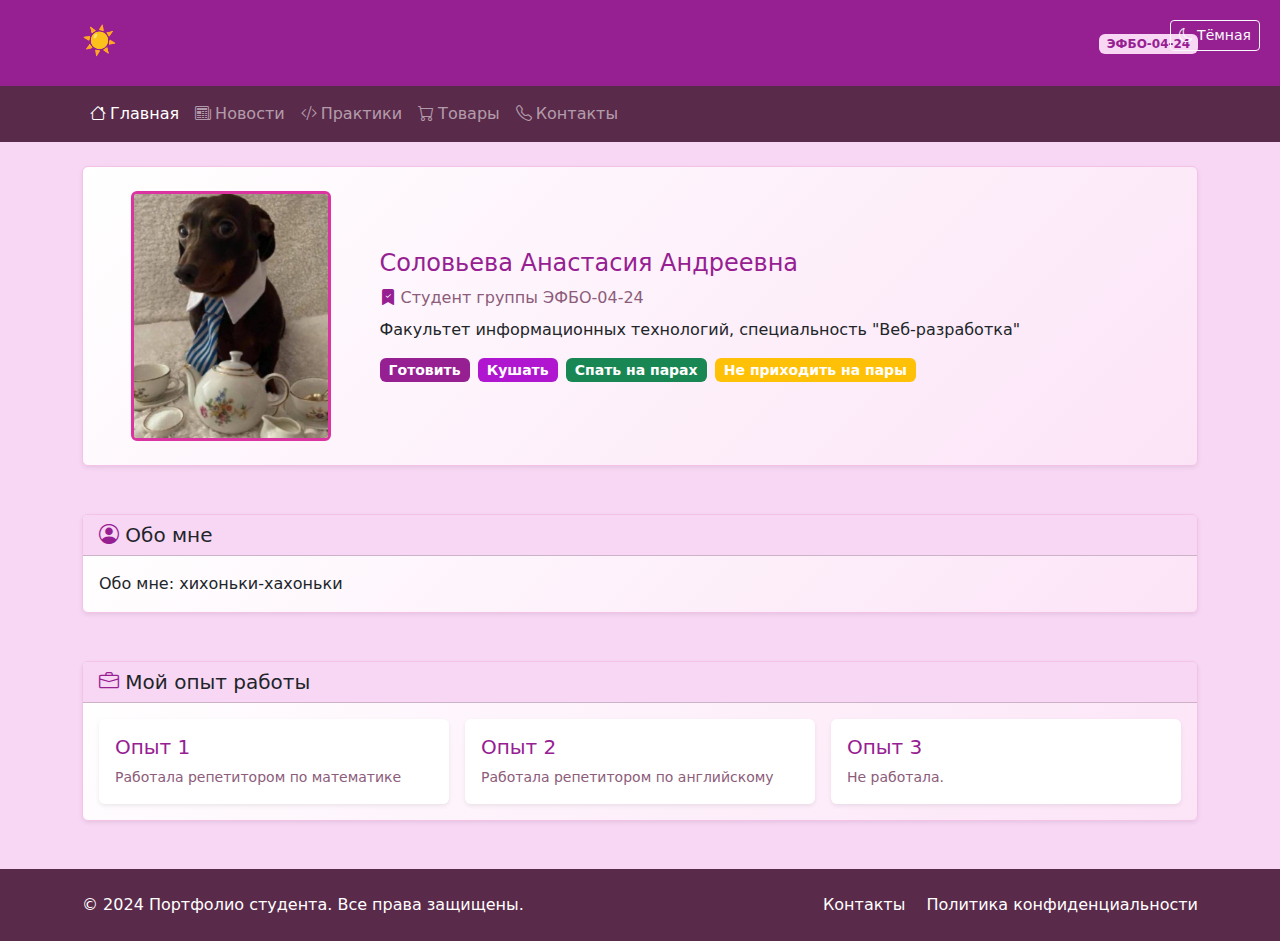
<file: index.html>
<!DOCTYPE html>
<html lang="ru">
<head>
    <meta charset="UTF-8">
    <meta name="viewport" content="width=device-width, initial-scale=1.0">
    <title>Главная - Портфолио</title>
    <link href="https://cdn.jsdelivr.net/npm/bootstrap@5.3.2/dist/css/bootstrap.min.css" rel="stylesheet">
    <link rel="stylesheet" href="https://cdn.jsdelivr.net/npm/bootstrap-icons@1.11.1/font/bootstrap-icons.css">
    <style>
        :root {
            --bs-primary: #962092;
            --bs-secondary: #b015cf;
            --bs-accent: #db34a1;
            --bs-light: #f8d7f5;
            --bs-dark: #5a2a4a;
        }
        
        .bg-primary { background-color: var(--bs-primary) !important; }
        .bg-secondary { background-color: var(--bs-secondary) !important; }
        .bg-light { background-color: var(--bs-light) !important; }
        .bg-dark { background-color: var(--bs-dark) !important; }
        
        .text-primary { color: var(--bs-primary) !important; }
        .text-secondary { color: var(--bs-secondary) !important; }
        
        .btn-primary { 
            background-color: var(--bs-primary) !important;
            border-color: var(--bs-primary) !important;
        }
        .btn-primary:hover {
            background-color: #7a1a76 !important;
            border-color: #7a1a76 !important;
        }
        
        .btn-secondary { 
            background-color: var(--bs-secondary) !important;
            border-color: var(--bs-secondary) !important;
        }
        .btn-secondary:hover {
            background-color: #8d11a3 !important;
            border-color: #8d11a3 !important;
        }
        
        .navbar-dark { background-color: var(--bs-dark) !important; }
        
        .profile-photo {
            width: 200px;
            height: 250px;
            object-fit: cover;
            border: 3px solid var(--bs-accent);
        }
        
        .skill-tag {
            font-size: 14px;
        }
        
        .custom-card {
            transition: transform 0.3s ease;
            border-left: 4px solid var(--bs-accent);
            background: linear-gradient(135deg, #ffffff 0%, #fce4f7 100%);
        }
        
        .custom-card:hover {
            transform: translateY(-5px);
        }
        
        .theme-switcher-bootstrap {
            position: absolute;
            top: 20px;
            right: 20px;
            z-index: 1000;
        }
        
        body {
            background-color: var(--bs-light);
            color: var(--bs-dark);
        }
        
        .card {
            border: 1px solid #f4c2e7;
        }
        
        .text-muted {
            color: #8c5c7a !important;
        }
    </style>
</head>
<body class="bg-light">
    <div class="container-fluid p-0">
        <header class="bg-primary text-white py-4 position-relative">
            <div class="container">
                <div class="row align-items-center">
                    <div class="col">
                        <h1 class="h3 mb-1">☀️</h1>
                    </div>
                    <div class="col-auto">
                        <span class="badge bg-light text-primary">ЭФБО-04-24</span>
                    </div>
                </div>
            </div>
            <div class="theme-switcher-bootstrap">
                <button class="btn btn-outline-light btn-sm" onclick="toggleThemeBootstrap()">
                    <i class="bi bi-moon"></i> Тёмная
                </button>
            </div>
        </header>

        <nav class="navbar navbar-expand-lg navbar-dark bg-dark">
            <div class="container">
                <button class="navbar-toggler" type="button" data-bs-toggle="collapse" data-bs-target="#navbarNav">
                    <span class="navbar-toggler-icon"></span>
                </button>
                <div class="collapse navbar-collapse" id="navbarNav">
                    <ul class="navbar-nav">
                        <li class="nav-item">
                            <a class="nav-link active" href="index.html">
                                <i class="bi bi-house me-1"></i>Главная
                            </a>
                        </li>
                        <li class="nav-item">
                            <a class="nav-link" href="pages/news.html">
                                <i class="bi bi-newspaper me-1"></i>Новости
                            </a>
                        </li>
                        <li class="nav-item">
                            <a class="nav-link" href="pages/practice.html">
                                <i class="bi bi-code-slash me-1"></i>Практики
                            </a>
                        </li>
                        <li class="nav-item">
                            <a class="nav-link" href="pages/goods.html">
                                <i class="bi bi-cart me-1"></i>Товары
                            </a>
                        </li>
                        <li class="nav-item">
                            <a class="nav-link" href="pages/contacts.html">
                                <i class="bi bi-telephone me-1"></i>Контакты
                            </a>
                        </li>
                    </ul>
                </div>
            </div>
        </nav>

        <main class="container my-4">
            <section class="mb-5">
                <div class="card shadow-sm custom-card">
                    <div class="card-body p-4">
                        <div class="row align-items-center">
                            <div class="col-md-3 text-center mb-3 mb-md-0">
                                <img src="images/photo.jpg" alt="Фото студента" class="img-fluid rounded profile-photo">
                            </div>
                            <div class="col-md-9">
                                <h2 class="card-title h4 text-primary">Соловьева Анастасия Андреевна</h2>
                                <p class="card-text text-muted mb-2">
                                    <i class="bi bi-bookmark-check-fill text-primary"></i>
                                    Студент группы ЭФБО-04-24
                                </p>
                                <p class="card-text">
                                    Факультет информационных технологий, специальность "Веб-разработка"
                                </p>
                                <div class="d-flex gap-2 flex-wrap">
                                    <span class="badge bg-primary skill-tag">Готовить</span>
                                    <span class="badge bg-secondary skill-tag">Кушать</span>
                                    <span class="badge bg-success skill-tag">Спать на парах</span>
                                    <span class="badge bg-warning skill-tag">Не приходить на пары</span>
                                </div>
                            </div>
                        </div>
                    </div>
                </div>
            </section>

            <section class="mb-5">
                <div class="card shadow-sm custom-card">
                    <div class="card-header bg-light">
                        <h3 class="card-title h5 mb-0">
                            <i class="bi bi-person-circle text-primary"></i>
                            Обо мне
                        </h3>
                    </div>
                    <div class="card-body">
                        <p class="card-text">
                            Обо мне: хихоньки-хахоньки
                        </p>
                    </div>
                </div>
            </section>

            <section class="mb-5">
                <div class="card shadow-sm custom-card">
                    <div class="card-header bg-light">
                        <h3 class="card-title h5 mb-0">
                            <i class="bi bi-briefcase text-primary"></i>
                            Мой опыт работы
                        </h3>
                    </div>
                    <div class="card-body">
                        <div class="row g-3">
                            <div class="col-md-4">
                                <div class="card h-100 border-0 shadow-sm">
                                    <div class="card-body">
                                        <h5 class="card-title text-primary">Опыт 1</h5>
                                        <p class="card-text small text-muted">
                                            Работала репетитором по математике
                                        </p>
                                    </div>
                                </div>
                            </div>
                            <div class="col-md-4">
                                <div class="card h-100 border-0 shadow-sm">
                                    <div class="card-body">
                                        <h5 class="card-title text-primary">Опыт 2</h5>
                                        <p class="card-text small text-muted">
                                            Работала репетитором по английскому
                                        </p>
                                    </div>
                                </div>
                            </div>
                            <div class="col-md-4">
                                <div class="card h-100 border-0 shadow-sm">
                                    <div class="card-body">
                                        <h5 class="card-title text-primary">Опыт 3</h5>
                                        <p class="card-text small text-muted">
                                            Не работала.
                                        </p>
                                    </div>
                                </div>
                            </div>
                        </div>
                    </div>
                </div>
            </section>
        </main>

        <footer class="bg-dark text-white py-4 mt-5">
            <div class="container">
                <div class="row align-items-center">
                    <div class="col-md-6">
                        <p class="mb-0">&copy; 2024 Портфолио студента. Все права защищены.</p>
                    </div>
                    <div class="col-md-6 text-md-end">
                        <a href="pages/contacts_bootstrap.html" class="text-white text-decoration-none me-3">Контакты</a>
                        <a href="#" class="text-white text-decoration-none">Политика конфиденциальности</a>
                    </div>
                </div>
            </div>
        </footer>
    </div>

    <script src="https://cdn.jsdelivr.net/npm/bootstrap@5.3.2/dist/js/bootstrap.bundle.min.js"></script>
    <script>
        function toggleThemeBootstrap() {
            const body = document.body;
            const button = document.querySelector('.theme-switcher-bootstrap button');
            
            if (body.classList.contains('bg-light')) {
                body.classList.remove('bg-light');
                body.classList.add('bg-secondary', 'text-white');
                button.innerHTML = '<i class="bi bi-sun"></i> Светлая';
                button.classList.remove('btn-outline-light');
                button.classList.add('btn-outline-warning');
            } else {
                body.classList.remove('bg-secondary', 'text-white');
                body.classList.add('bg-light');
                button.innerHTML = '<i class="bi bi-moon"></i> Тёмная';
                button.classList.remove('btn-outline-warning');
                button.classList.add('btn-outline-light');
            }
        }
    </script>
</body>
</html>
</file>
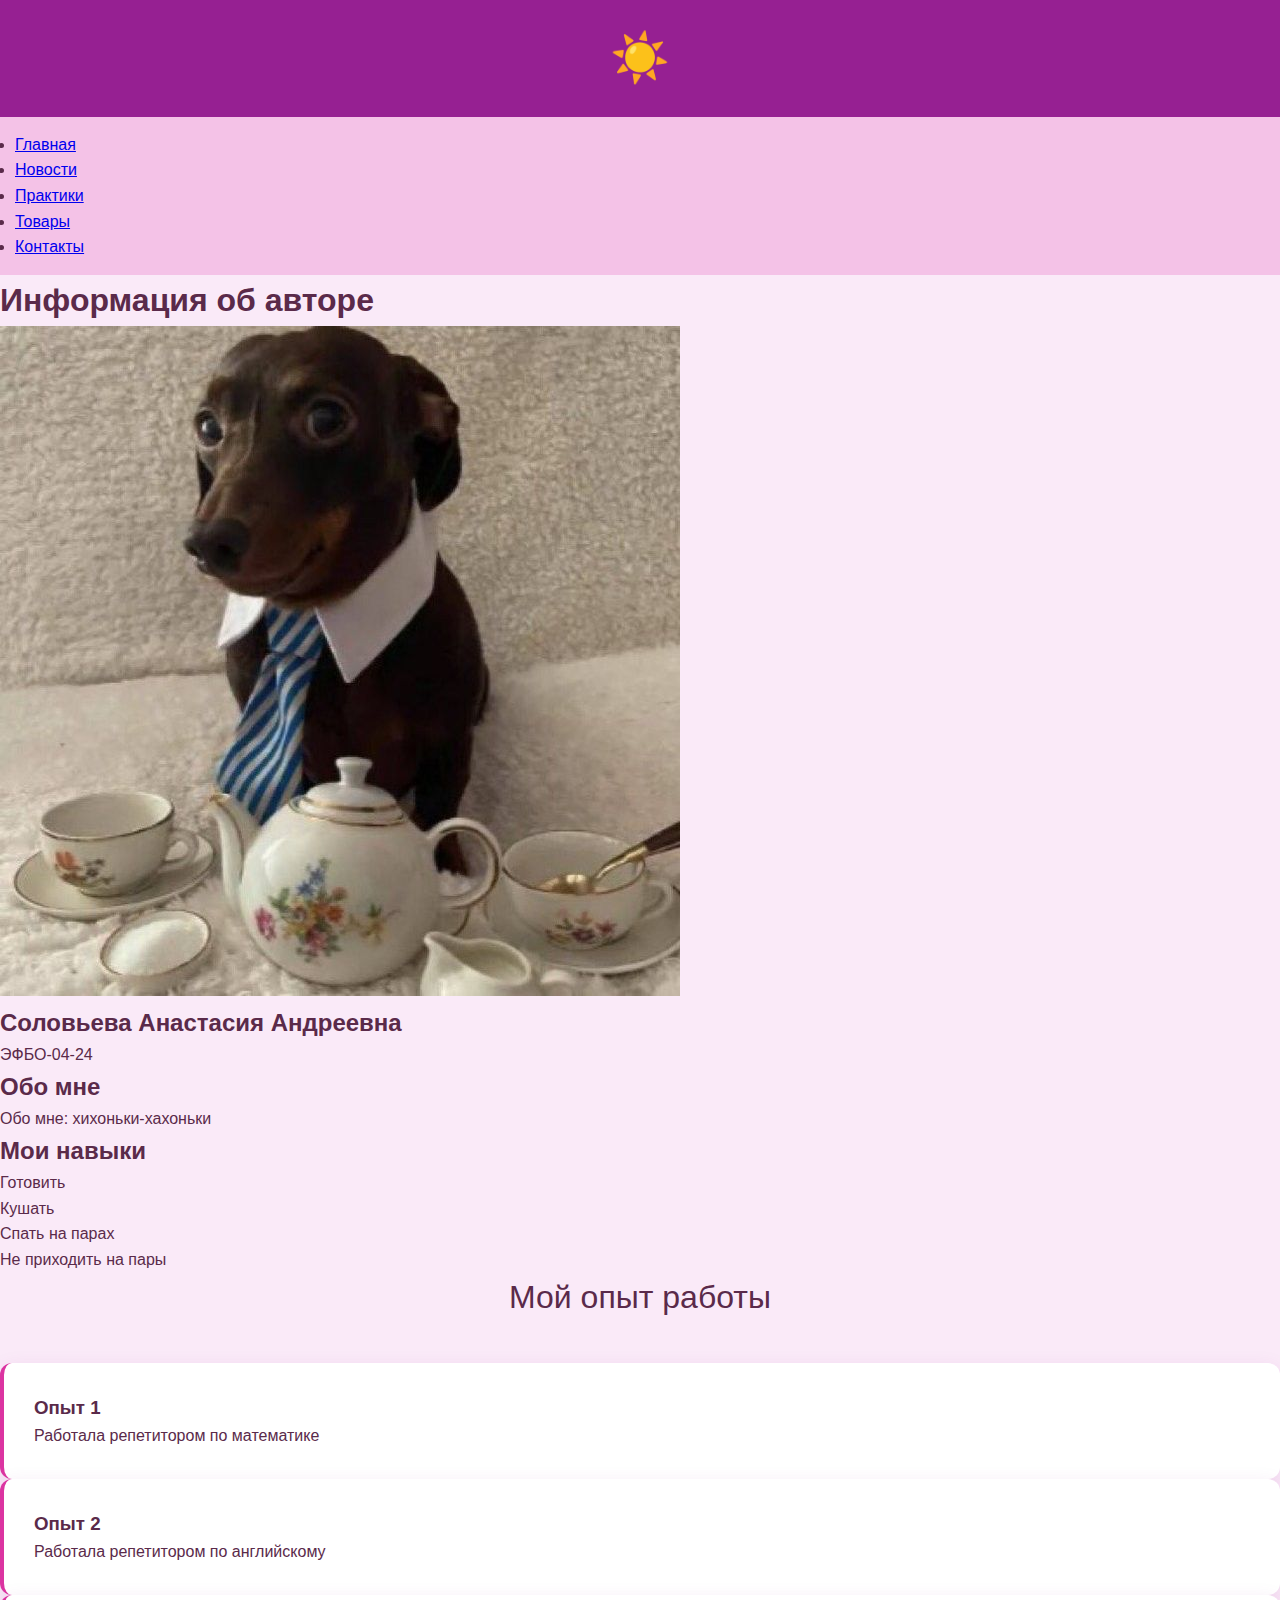
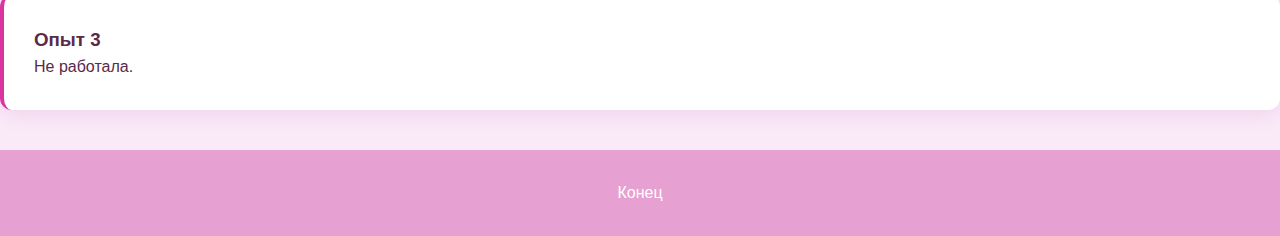
<file: index_v1.html>
<!DOCTYPE html>
<html lang="ru">

<head>
    <meta charset="UTF-8">
    <meta name="viewport" content="width=device-width, initial-scale=1.0">
    <title>Семестровая работа</title>
    <link rel="stylesheet" href="style/styles.css">
</head>

<body>
    <div class="page-container">
        <header class="header">
            <h1>☀️</h1>
        </header>

        <nav class="nav">
            <ul class="nav-list">
                <li class="nav-item"><a class="nav-link" href="index.html">Главная</a></li>
                <li class="nav-item"><a class="nav-link" href="pages/news.html">Новости</a></li>
                <li class="nav-item"><a class="nav-link" href="pages/practices.html">Практики</a></li>
                <li class="nav-item"><a class="nav-link" href="pages/goods.html">Товары</a></li>
                <li class="nav-item"><a class="nav-link" href="pages/contacts.html">Контакты</a></li>
            </ul>
        </nav>

        <main class="content">
            <article class="profile-header">
                <h1 class="profile-title">Информация об авторе</h1>
                <img class="profile-photo" src="images/photo.jpg" alt="Фото">
                <h2 class="profile-name">Соловьева Анастасия Андреевна</h2>
                <p class="profile-group">ЭФБО-04-24</p>
            </article>

            <section class="about-me">
                <h2>Обо мне</h2>
                <p>Обо мне: хихоньки-хахоньки</p>
            </section>

            <section class="skills-container">
                <h2>Мои навыки</h2>
                <div class="skills-grid">
                    <div class="skill-tag">Готовить</div>
                    <div class="skill-tag">Кушать</div>
                    <div class="skill-tag">Спать на парах</div>
                    <div class="skill-tag">Не приходить на пары</div>
                </div>
            </section>

            <section class="experience-section">
                <h2 class="section-title">Мой опыт работы</h2>
                <div class="experience-grid">
                    <article class="experience-card">
                        <h3 class="experience-title">Опыт 1</h3>
                        <p class="experience-desc">Работала репетитором по математике</p>
                    </article>
                    <article class="experience-card">
                        <h3 class="experience-title">Опыт 2</h3>
                        <p class="experience-desc">Работала репетитором по английскому</p>
                    </article>
                    <article class="experience-card">
                        <h3 class="experience-title">Опыт 3</h3>
                        <p class="experience-desc">Не работала.</p>
                    </article>
                </div>
            </section>
        </main>

        <footer class="footer">
            <p>Конец</p>
        </footer>
    </div>
</body>

</html>
</file>
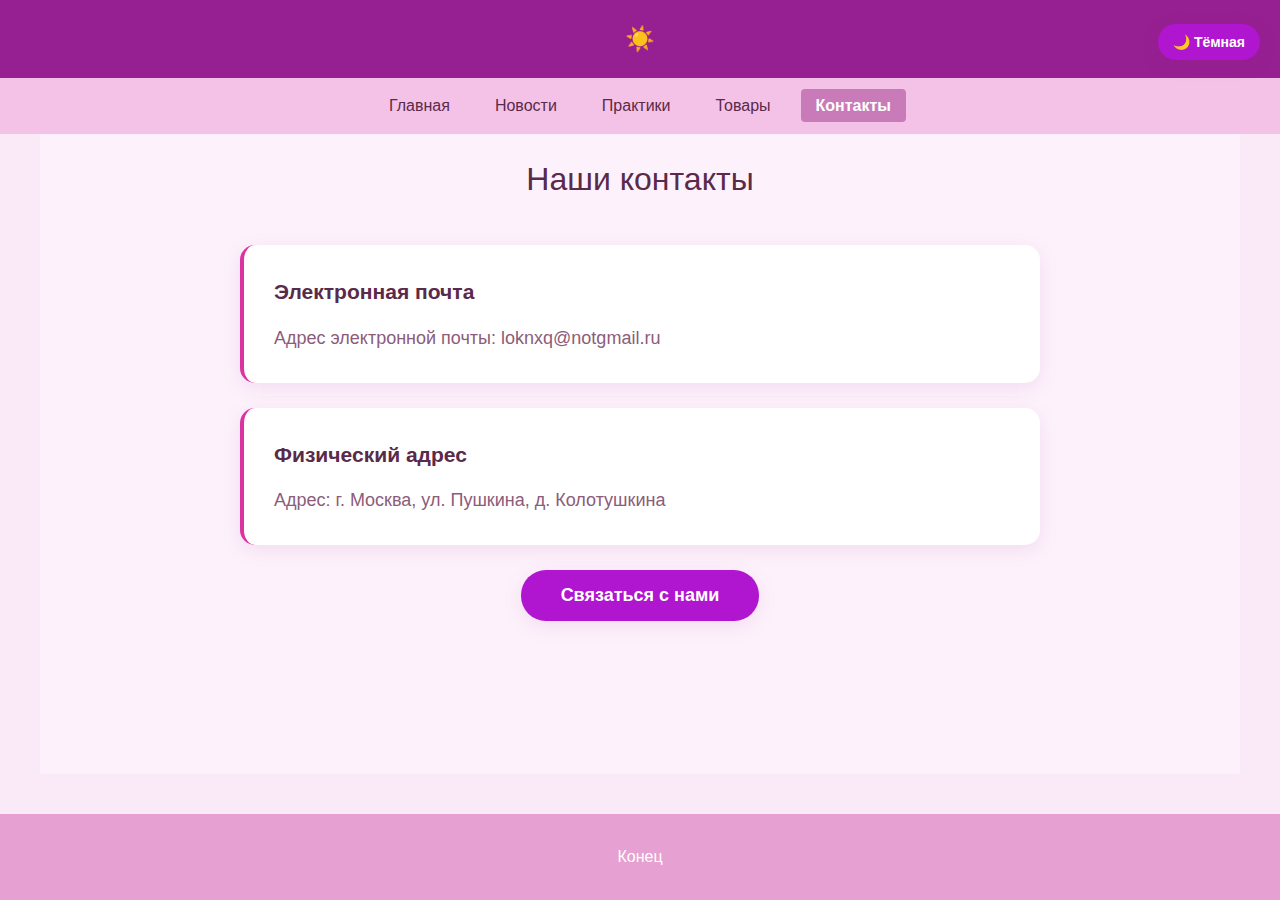
<file: pages/contacts.html>
<!DOCTYPE html>
<html lang="ru">

<head>
    <meta charset="UTF-8">
    <meta name="viewport" content="width=device-width, initial-scale=1.0">
    <title>Контакты</title>
    <link rel="stylesheet" href="../style/styles.css">
</head>

<body>
    <div class="page-container">
        <header class="header">
            <h1 class="header__title">☀️</h1>
            <div class="theme-switcher">
                <button class="theme-switcher__button" onclick="toggleTheme()">🌙 Тёмная</button>
            </div>
        </header>

        <nav class="nav">
            <ul class="nav__list">
                <li class="nav__item"><a class="nav__link" href="../index.html">Главная</a></li>
                <li class="nav__item"><a class="nav__link" href="news.html">Новости</a></li>
                <li class="nav__item"><a class="nav__link" href="practices.html">Практики</a></li>
                <li class="nav__item"><a class="nav__link" href="goods.html">Товары</a></li>
                <li class="nav__item"><a class="nav__link nav__link--active" href="contacts.html">Контакты</a></li>
            </ul>
        </nav>

        <main class="main">
            <section class="contacts__container">
                <h1 class="section-title">Наши контакты</h1>

                <article class="contact-info">
                    <h3 class="contact-info__title">Электронная почта</h3>
                    <p class="contact-info__text">Адрес электронной почты: loknxq@notgmail.ru</p>
                </article>

                <article class="contact-info">
                    <h3 class="contact-info__title">Физический адрес</h3>
                    <p class="contact-info__text">Адрес: г. Москва, ул. Пушкина, д. Колотушкина</p>
                </article>
                
                <button class="contact-button" onclick="document.getElementById('contactModal').showModal()">Связаться с нами</button>
            </section>
        </main>

        <footer class="footer">
            <p class="footer__text">Конец</p>
        </footer>

        <dialog id="contactModal">
            <div class="modal__header">
                <h2>Форма обратной связи</h2>
            </div>

            <div class="modal__content">
                <form id="feedbackForm">
                    <div class="form__group">
                        <label for="name" class="form__label">Имя <span class="required">*</span></label>
                        <input type="text" id="name" name="name" required placeholder="Введите ваше имя" class="form__input">
                    </div>

                    <div class="form__group">
                        <label for="phone" class="form__label">Телефон <span class="required">*</span></label>
                        <input type="tel" id="phone" name="phone" required placeholder="+7 (XXX) XXX-XX-XX" class="form__input">
                    </div>

                    <div class="form__group">
                        <label for="email" class="form__label">Электронная почта <span class="required">*</span></label>
                        <input type="email" id="email" name="email" required placeholder="example@mail.ru" class="form__input">
                    </div>

                    <div class="form__group">
                        <label for="category" class="form__label">Категория обращения <span class="required">*</span></label>
                        <select id="category" name="category" required class="form__select">
                            <option value="">Выберите категорию</option>
                            <option value="technical">Техническая поддержка</option>
                            <option value="commercial">Коммерческое предложение</option>
                            <option value="cooperation">Сотрудничество</option>
                            <option value="complaint">Жалоба</option>
                            <option value="suggestion">Предложение</option>
                            <option value="other">Другое</option>
                        </select>
                    </div>

                    <div class="form__group">
                        <label for="message" class="form__label">Текст обращения <span class="required">*</span></label>
                        <textarea id="message" name="message" required
                            placeholder="Опишите вашу проблему или вопрос..." class="form__textarea"></textarea>
                    </div>

                    <div class="modal__actions">
                        <button type="button" class="btn btn--secondary" onclick="closeModal()">Отмена</button>
                        <button type="submit" class="btn btn--primary">Отправить</button>
                    </div>
                </form>
            </div>
        </dialog>
    </div>

    <script>
        function closeModal() {
            const modal = document.getElementById('contactModal');
            const form = document.getElementById('feedbackForm');
            modal.close();
            form.reset();
        }

        document.getElementById('feedbackForm').addEventListener('submit', function(event) {
            event.preventDefault();
            
            const formData = new FormData(this);
            const data = {
                name: formData.get('name'),
                phone: formData.get('phone'),
                email: formData.get('email'),
                category: formData.get('category'),
                message: formData.get('message')
            };
            
            console.log('Данные формы:', data);
            alert('Спасибо! Ваше обращение отправлено. Мы свяжемся с вами в ближайшее время.');
            closeModal();
        });

        document.getElementById('contactModal').addEventListener('click', function (event) {
            if (event.target === this) {
                closeModal();
            }
        });

        document.getElementById('contactModal').addEventListener('keydown', function (event) {
            if (event.key === 'Escape') {
                closeModal();
            }
        });

        function loadTheme() {
            const savedTheme = localStorage.getItem('theme') || 'light';
            document.documentElement.setAttribute('data-theme', savedTheme);
            updateButtonText(savedTheme);
        }
        
        function toggleTheme() {
            const currentTheme = document.documentElement.getAttribute('data-theme') || 'light';
            const newTheme = currentTheme === 'light' ? 'dark' : 'light';
            
            document.documentElement.setAttribute('data-theme', newTheme);
            localStorage.setItem('theme', newTheme);
            updateButtonText(newTheme);
        }
        
        function updateButtonText(theme) {
            const button = document.querySelector('.theme-switcher__button');
            if (button) {
                button.textContent = theme === 'light' ? '🌙 Тёмная' : '☀️ Светлая';
            }
        }
        
        document.addEventListener('DOMContentLoaded', loadTheme);
    </script>
</body>

</html>
</file>
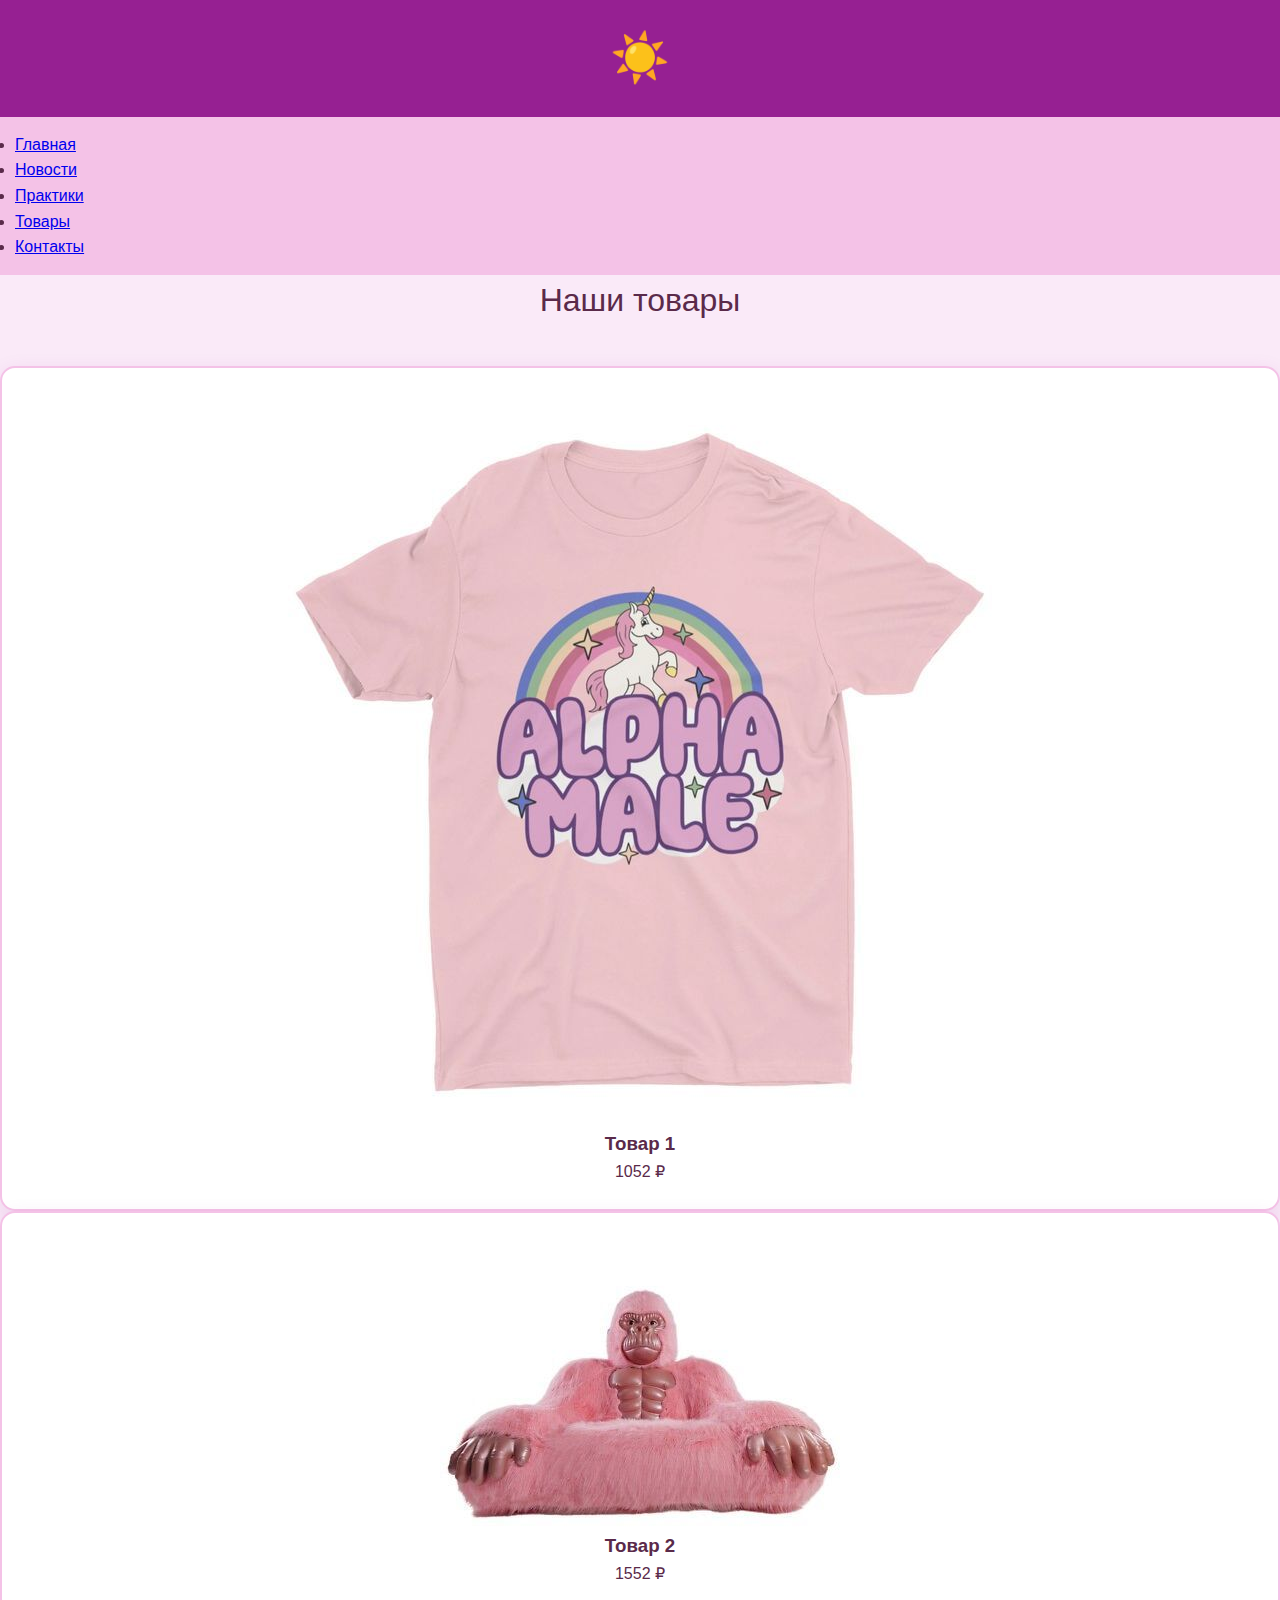
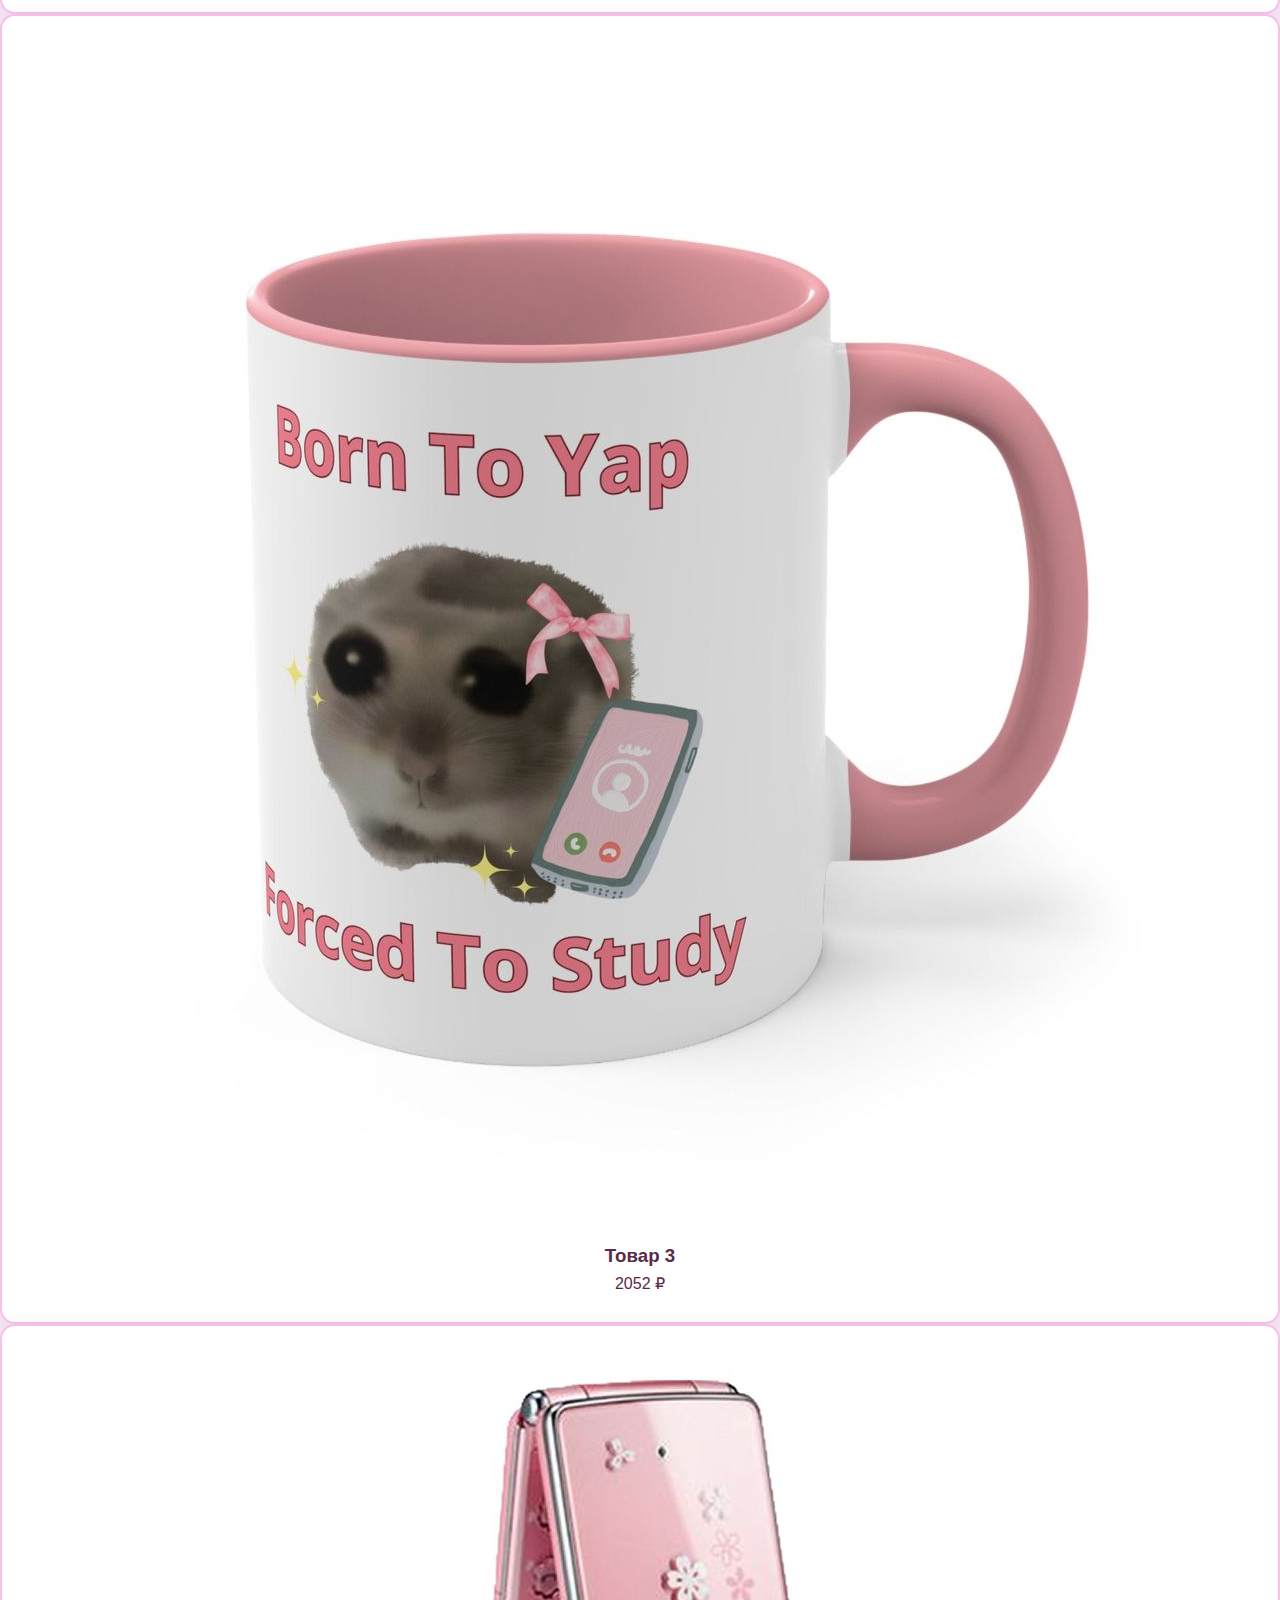
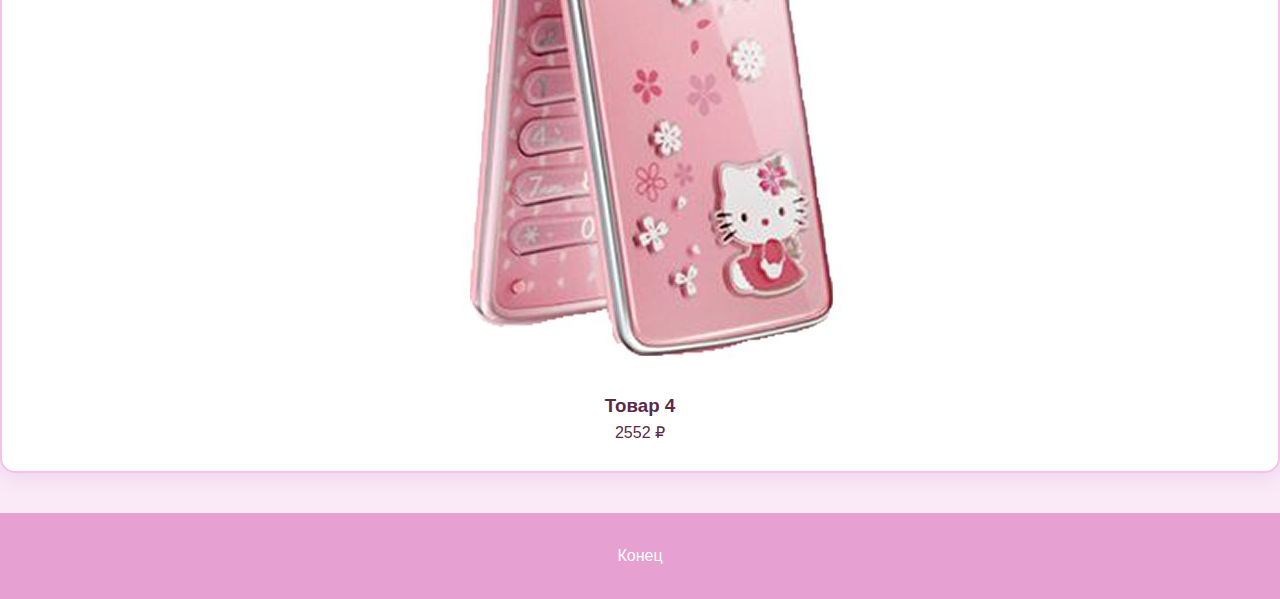
<file: pages/goods.html>
<!DOCTYPE html>
<html lang="ru">

<head>
    <meta charset="UTF-8">
    <meta name="viewport" content="width=device-width, initial-scale=1.0">
    <title>Товары</title>
    <link rel="stylesheet" href="../style/styles.css">
</head>

<body>
    <div class="page-container">
        <header class="header">
            <h1>☀️</h1>
        </header>

        <nav class="nav">
            <ul class="nav-list">
                <li class="nav-item"><a class="nav-link" href="../index.html">Главная</a></li>
                <li class="nav-item"><a class="nav-link" href="news.html">Новости</a></li>
                <li class="nav-item"><a class="nav-link" href="practices.html">Практики</a></li>
                <li class="nav-item"><a class="nav-link" href="goods.html">Товары</a></li>
                <li class="nav-item"><a class="nav-link" href="contacts.html">Контакты</a></li>
            </ul>
        </nav>

        <main class="content">
            <h1 class="section-title">Наши товары</h1>

            <div class="products-grid">
                <article class="product-card">
                    <img class="product-image" src="../images/goods1.jpg" alt="Товар 1">
                    <h3 class="product-name">Товар 1</h3>
                    <p class="product-price">1052 ₽</p>
                </article>

                <article class="product-card">
                    <img class="product-image" src="../images/goods2.jpg" alt="Товар 2">
                    <h3 class="product-name">Товар 2</h3>
                    <p class="product-price">1552 ₽</p>
                </article>

                <article class="product-card">
                    <img class="product-image" src="../images/goods3.jpg" alt="Товар 3">
                    <h3 class="product-name">Товар 3</h3>
                    <p class="product-price">2052 ₽</p>
                </article>
                <article class="product-card">
                    <img class="product-image" src="../images/goods4.jpg" alt="Товар 4">
                    <h3 class="product-name">Товар 4</h3>
                    <p class="product-price">2552 ₽</p>
                </article>
            </div>
        </main>

        <footer class="footer">
            <p>Конец</p>
        </footer>
    </div>
</body>

</html>
</file>
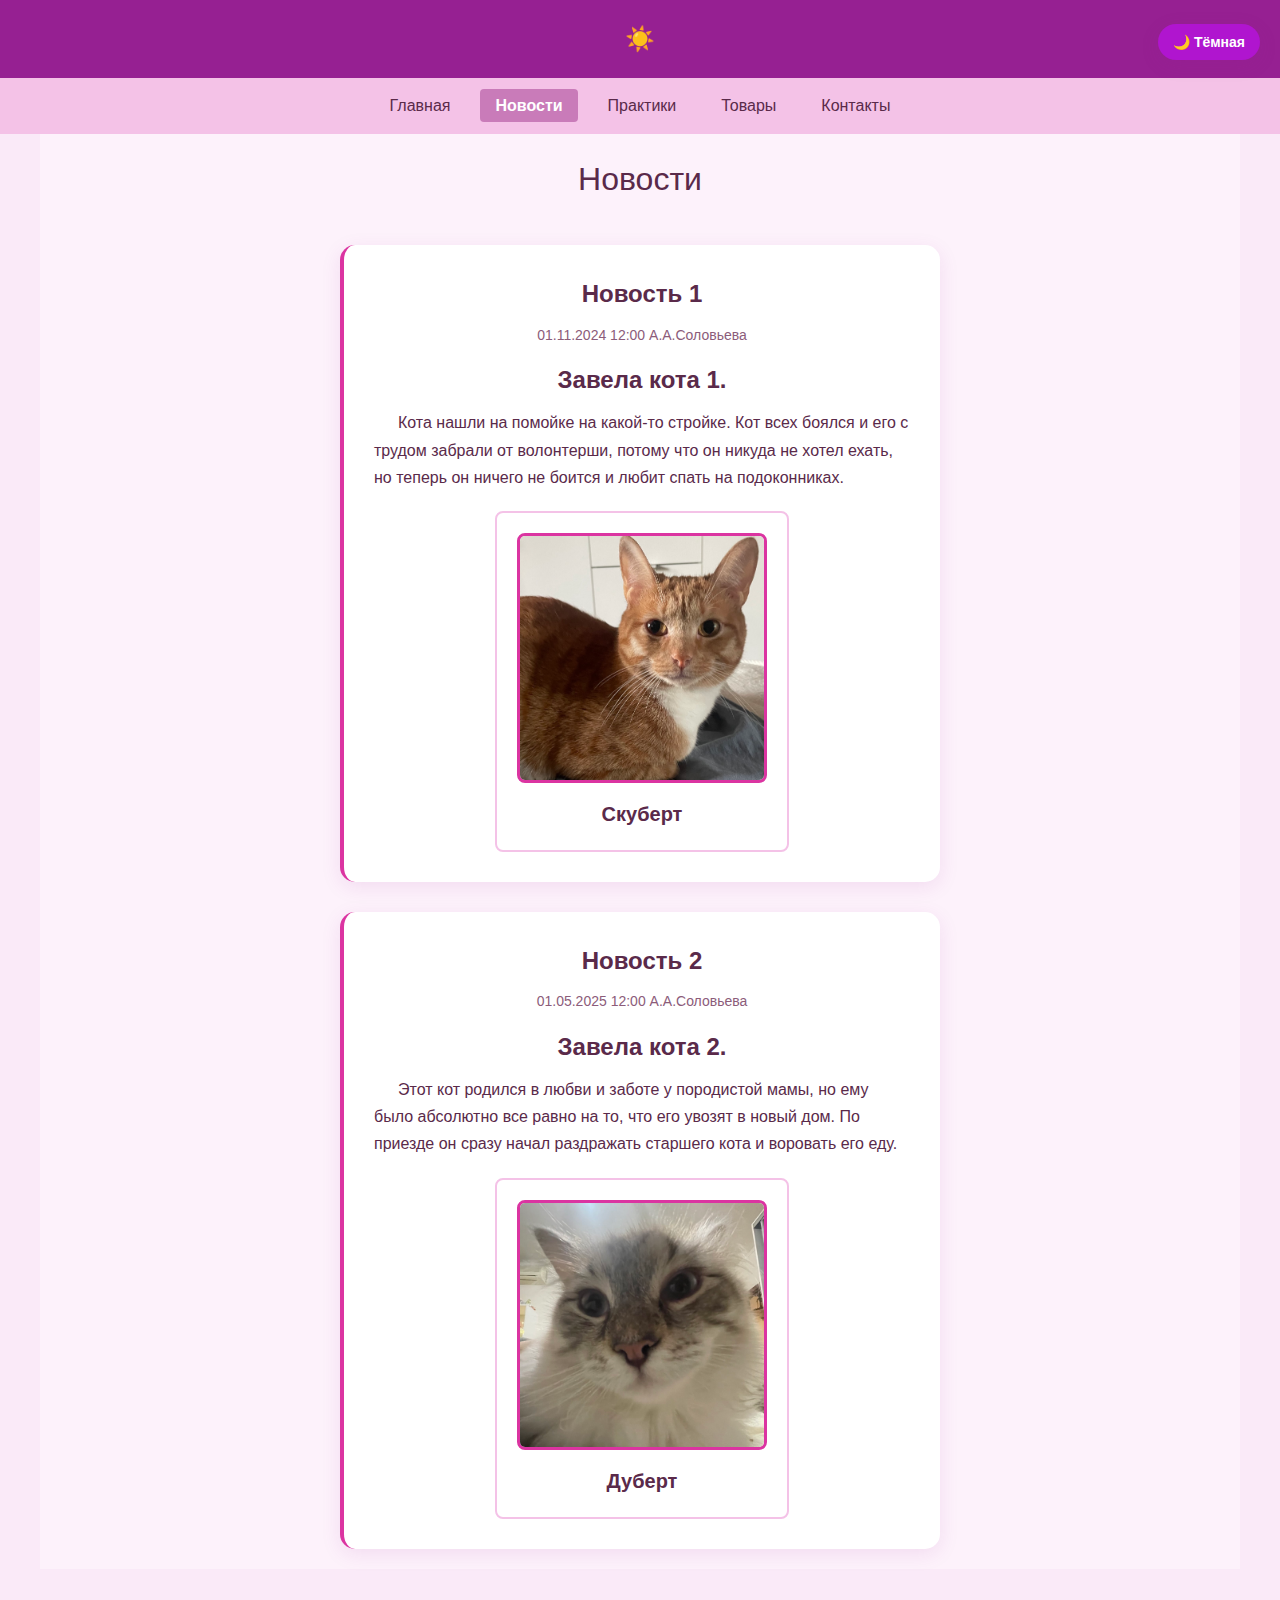
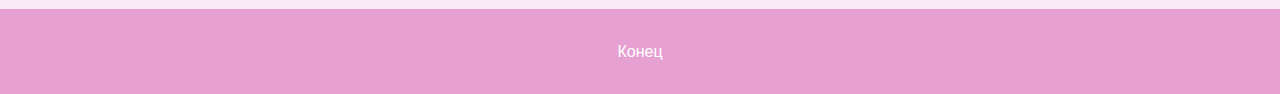
<file: pages/news.html>
<!DOCTYPE html>
<html lang="ru">

<head>
    <meta charset="UTF-8">
    <meta name="viewport" content="width=device-width, initial-scale=1.0">
    <title>Новости</title>
    <link rel="stylesheet" href="../style/styles.css">
</head>

<body>
    <div class="page-container">
        <header class="header">
            <h1 class="header__title">☀️</h1>
            <div class="theme-switcher">
                <button class="theme-switcher__button" onclick="toggleTheme()">🌙 Тёмная</button>
            </div>
        </header>

        <nav class="nav">
            <ul class="nav__list">
                <li class="nav__item"><a class="nav__link" href="../index.html">Главная</a></li>
                <li class="nav__item"><a class="nav__link nav__link--active" href="news.html">Новости</a></li>
                <li class="nav__item"><a class="nav__link" href="practices.html">Практики</a></li>
                <li class="nav__item"><a class="nav__link" href="goods.html">Товары</a></li>
                <li class="nav__item"><a class="nav__link" href="contacts.html">Контакты</a></li>
            </ul>
        </nav>

        <main class="main">
            <h1 class="section-title">Новости</h1>

            <div class="news__container">
                <article class="news-card">
                    <h2 class="news-card__title">Новость 1</h2>
                    <p class="news-card__meta">01.11.2024 12:00 А.А.Соловьева</p>
                    <h3 class="news-card__title">Завела кота 1.</h3>
                    <div class="news-card__text">
                        <p>Кота нашли на помойке на какой-то стройке. Кот всех боялся и его с трудом забрали от волонтерши, потому что он никуда не хотел ехать, но теперь он ничего не боится и любит спать на подоконниках.</p>
                    </div>
                    
                    <div class="cat">
                        <img class="cat__image" src="../images/cat1.jpg" alt="Кот 1">
                        <h3 class="cat__name">Скуберт</h3>
                    </div>
                </article>

                <article class="news-card">
                    <h2 class="news-card__title">Новость 2</h2>
                    <p class="news-card__meta">01.05.2025 12:00 А.А.Соловьева</p>
                    <h3 class="news-card__title">Завела кота 2.</h3>
                    <div class="news-card__text">
                        <p>Этот кот родился в любви и заботе у породистой мамы, но ему было абсолютно все равно на то, что его увозят в новый дом. По приезде он сразу начал раздражать старшего кота и воровать его еду.</p>
                    </div>
                    
                    <div class="cat">
                        <img class="cat__image" src="../images/cat2.jpg" alt="Кот 2">
                        <h3 class="cat__name">Дуберт</h3>
                    </div>
                </article>
            </div>
        </main>

        <footer class="footer">
            <p class="footer__text">Конец</p>
        </footer>
    </div>

    <script>
        function loadTheme() {
            const savedTheme = localStorage.getItem('theme') || 'light';
            document.documentElement.setAttribute('data-theme', savedTheme);
            updateButtonText(savedTheme);
        }
        
        function toggleTheme() {
            const currentTheme = document.documentElement.getAttribute('data-theme') || 'light';
            const newTheme = currentTheme === 'light' ? 'dark' : 'light';
            
            document.documentElement.setAttribute('data-theme', newTheme);
            localStorage.setItem('theme', newTheme);
            updateButtonText(newTheme);
        }
        
        function updateButtonText(theme) {
            const button = document.querySelector('.theme-switcher__button');
            if (button) {
                button.textContent = theme === 'light' ? '🌙 Тёмная' : '☀️ Светлая';
            }
        }
        
        document.addEventListener('DOMContentLoaded', loadTheme);
    </script>
</body>

</html>
</file>
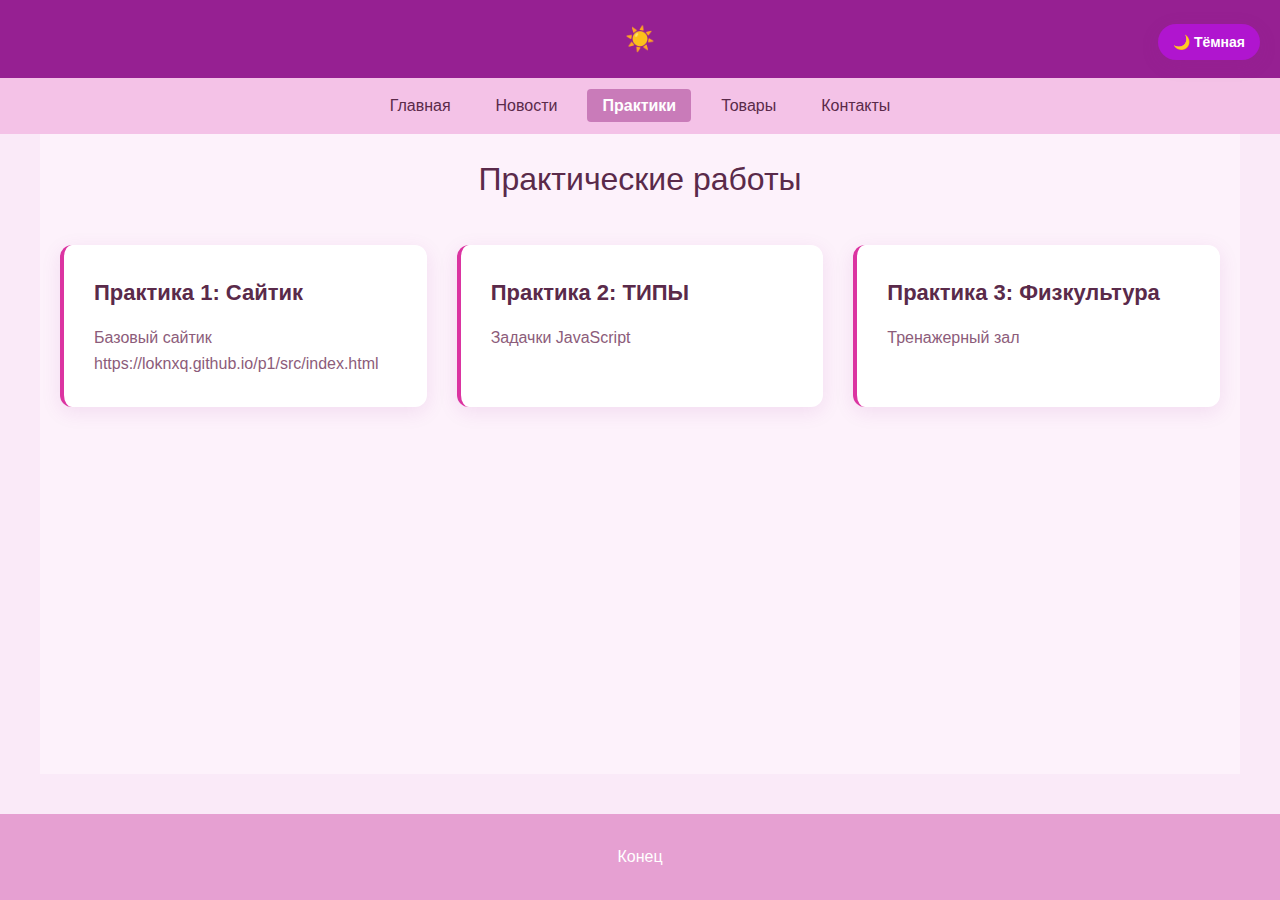
<file: pages/practices.html>
<!DOCTYPE html>
<html lang="ru">

<head>
    <meta charset="UTF-8">
    <meta name="viewport" content="width=device-width, initial-scale=1.0">
    <title>Практики</title>
    <link rel="stylesheet" href="../style/styles.css">
</head>

<body>
    <div class="page-container">
        <header class="header">
            <h1 class="header__title">☀️</h1>
            <div class="theme-switcher">
                <button class="theme-switcher__button" onclick="toggleTheme()">🌙 Тёмная</button>
            </div>
        </header>

        <nav class="nav">
            <ul class="nav__list">
                <li class="nav__item"><a class="nav__link" href="../index.html">Главная</a></li>
                <li class="nav__item"><a class="nav__link" href="news.html">Новости</a></li>
                <li class="nav__item"><a class="nav__link nav__link--active" href="practices.html">Практики</a></li>
                <li class="nav__item"><a class="nav__link" href="goods.html">Товары</a></li>
                <li class="nav__item"><a class="nav__link" href="contacts.html">Контакты</a></li>
            </ul>
        </nav>

        <main class="main">
            <h1 class="section-title">Практические работы</h1>

            <div class="experience__grid">
                <article class="experience-card">
                    <h3 class="experience-card__title">Практика 1: Сайтик</h3>
                    <p class="experience-card__desc">Базовый сайтик</p>
                    <p class="experience-card__desc">https://loknxq.github.io/p1/src/index.html</p>
                </article>

                <article class="experience-card">
                    <h3 class="experience-card__title">Практика 2: ТИПЫ</h3>
                    <p class="experience-card__desc">Задачки JavaScript</p>
                </article>

                <article class="experience-card">
                    <h3 class="experience-card__title">Практика 3: Физкультура</h3>
                    <p class="experience-card__desc">Тренажерный зал</p>
                </article>
            </div>
        </main>

        <footer class="footer">
            <p class="footer__text">Конец</p>
        </footer>
    </div>

    <script>
        function loadTheme() {
            const savedTheme = localStorage.getItem('theme') || 'light';
            document.documentElement.setAttribute('data-theme', savedTheme);
            updateButtonText(savedTheme);
        }
        
        function toggleTheme() {
            const currentTheme = document.documentElement.getAttribute('data-theme') || 'light';
            const newTheme = currentTheme === 'light' ? 'dark' : 'light';
            
            document.documentElement.setAttribute('data-theme', newTheme);
            localStorage.setItem('theme', newTheme);
            updateButtonText(newTheme);
        }
        
        function updateButtonText(theme) {
            const button = document.querySelector('.theme-switcher__button');
            if (button) {
                button.textContent = theme === 'light' ? '🌙 Тёмная' : '☀️ Светлая';
            }
        }
        
        document.addEventListener('DOMContentLoaded', loadTheme);
    </script>
</body>

</html>
</file>
<file: style/styles.css>
:root {
    --color-primary: #962092;
    --color-secondary: #b015cf;
    --color-accent: #db34a1;
    --color-light: #f8d7f5;
    --color-background: #faeaf8;
    --color-content: #fdf2fb;
    --color-nav: #f4c2e7;
    --color-footer: #e6a0d2;
    --color-white: #ffffff;
    --color-text: #5a2a4a;
    --color-text-light: #8c5c7a;
    --color-hover: #c97bb9;
    
    --font-family: Arial, sans-serif;
    --font-size-base: 16px;
    --font-size-small: 14px;
    --font-size-large: 18px;
    --font-size-title: 32px;
    --font-size-subtitle: 24px;
    
    --spacing-xs: 5px;
    --spacing-sm: 10px;
    --spacing-md: 15px;
    --spacing-lg: 20px;
    --spacing-xl: 25px;
    --spacing-xxl: 30px;
    --spacing-xxxl: 40px;
    
    --radius-sm: 4px;
    --radius-md: 8px;
    --radius-lg: 12px;
    --radius-xl: 15px;
    --radius-circle: 25px;
    
    --shadow-light: 0 5px 20px rgba(150, 32, 146, 0.1);
    --shadow-medium: 0 8px 25px rgba(176, 21, 207, 0.2);
    
    --transition-fast: 0.3s ease;
}

[data-theme="dark"] {
    --color-primary: #6a1b5a;
    --color-secondary: #8a2b8a;
    --color-accent: #c4458c;
    --color-light: #2d1b2a;
    --color-background: #1a1218;
    --color-content: #2a1d27;
    --color-nav: #3a2535;
    --color-footer: #4a2a42;
    --color-white: #ffffff;
    --color-text: #e8d4e3;
    --color-text-light: #b8a4b3;
    --color-hover: #7b3a6b;
    
    --shadow-light: 0 5px 20px rgba(106, 27, 90, 0.3);
    --shadow-medium: 0 8px 25px rgba(138, 43, 138, 0.4);
}

* {
    margin: 0;
    padding: 0;
    box-sizing: border-box;
}

body {
    font-family: var(--font-family);
    margin: 0;
    padding: 0;
    background-color: var(--color-light);
    min-height: 100vh;
    font-size: var(--font-size-base);
    line-height: 1.6;
    color: var(--color-text);
}

.page-container {
    max-width: 100%;
    margin: 0 auto;
    background: var(--color-background);
    min-height: 100vh;
    display: grid;
    grid-template-rows: auto auto 1fr auto;
    grid-template-areas:
        "header"
        "nav"
        "main"
        "footer";
}

.header {
    background: var(--color-primary);
    color: var(--color-white);
    text-align: center;
    padding: var(--spacing-lg);
    font-size: var(--font-size-subtitle);
    grid-area: header;
    position: relative;
}

.header__title {
    margin: 0;
    font-size: var(--font-size-subtitle);
}

.theme-switcher {
    position: absolute;
    top: 20px;
    right: 20px;
    z-index: 1000;
}

.theme-switcher__button {
    background: var(--color-secondary);
    color: var(--color-white);
    border: none;
    padding: 10px 15px;
    border-radius: 20px;
    cursor: pointer;
    font-size: 14px;
    font-weight: 600;
    transition: all var(--transition-fast);
    box-shadow: var(--shadow-light);
}

.theme-switcher__button:hover {
    transform: translateY(-2px);
    box-shadow: var(--shadow-medium);
}

.nav {
    background: var(--color-nav);
    padding: var(--spacing-md);
    grid-area: nav;
}

.nav__list {
    list-style: none;
    margin: 0;
    padding: 0;
    display: flex;
    justify-content: center;
    gap: var(--spacing-md);
}

.nav__item {
    margin: 0;
}

.nav__link {
    color: var(--color-text);
    text-decoration: none;
    padding: 8px var(--spacing-md);
    border-radius: var(--radius-sm);
    transition: all var(--transition-fast);
    font-weight: 500;
}

.nav__link:hover {
    background: var(--color-hover);
    color: var(--color-white);
    border-radius: var(--radius-sm);
}

.nav__link--active {
    background: var(--color-hover);
    color: var(--color-white);
    font-weight: bold;
}

.main {
    width: 100%;
    max-width: 1200px;
    margin: 0 auto;
    padding: var(--spacing-lg);
    background: var(--color-content);
    grid-area: main;
    box-sizing: border-box;
}

.profile {
    text-align: center;
    margin-bottom: var(--spacing-xxxl);
}

.profile__title {
    font-size: var(--font-size-title);
    color: var(--color-text);
    margin-bottom: var(--spacing-sm);
    font-weight: 300;
}

.profile__photo {
    width: 200px;
    height: 250px;
    display: block;
    margin: var(--spacing-lg) auto;
    border-radius: var(--radius-md);
    border: 2px solid var(--color-accent);
    object-fit: cover;
}

.profile__name {
    font-size: var(--font-size-subtitle);
    color: var(--color-text);
    margin: var(--spacing-sm) 0;
    font-weight: 500;
}

.profile__group {
    font-size: var(--font-size-large);
    color: var(--color-text-light);
    margin: var(--spacing-xs) 0;
}

.about {
    background: var(--color-white);
    padding: var(--spacing-xl);
    border-left: 4px solid var(--color-accent);
    margin: var(--spacing-xxl) 0;
    font-size: var(--font-size-base);
    line-height: 1.8;
    border-radius: var(--radius-md);
    box-shadow: var(--shadow-light);
}

.about__title {
    margin-top: 0;
    color: var(--color-text);
    margin-bottom: var(--spacing-md);
}

.about__text {
    margin: 0;
    color: var(--color-text);
}

.skills__title {
    text-align: center;
    color: var(--color-text);
    margin-bottom: var(--spacing-lg);
}

.skills__grid {
    display: grid;
    grid-template-columns: repeat(auto-fit, minmax(200px, 1fr));
    gap: var(--spacing-md);
    margin: var(--spacing-lg) 0;
}

.skill {
    background: var(--color-accent);
    color: var(--color-white);
    padding: var(--spacing-md) var(--spacing-xl);
    border-radius: var(--radius-circle);
    font-weight: 600;
    font-size: var(--font-size-base);
    text-align: center;
    transition: all var(--transition-fast);
    border: 2px solid var(--color-secondary);
}

.skill:hover {
    transform: translateY(-3px);
    box-shadow: var(--shadow-medium);
    background: var(--color-secondary);
}

.experience__title {
    font-size: var(--font-size-title);
    color: var(--color-text);
    text-align: center;
    margin-bottom: var(--spacing-xxxl);
    font-weight: 300;
}

.experience__grid {
    display: grid;
    grid-template-columns: repeat(auto-fit, minmax(350px, 1fr));
    gap: var(--spacing-xxl);
    margin-top: var(--spacing-xxl);
}

.experience-card {
    background: var(--color-white);
    padding: var(--spacing-xxl);
    border-radius: var(--radius-lg);
    box-shadow: var(--shadow-light);
    border-left: 4px solid var(--color-accent);
    transition: transform var(--transition-fast);
}

.experience-card:hover {
    transform: translateY(-5px);
}

.experience-card__title {
    font-size: 22px;
    color: var(--color-text);
    margin: 0 0 var(--spacing-md) 0;
    font-weight: 600;
}

.experience-card__desc {
    color: var(--color-text-light);
    line-height: 1.6;
    margin: 0;
    font-size: var(--font-size-base);
}

.news__container {
    display: flex;
    flex-direction: column;
    align-items: center;
    gap: var(--spacing-xxl);
    max-width: 100%;
}

.news-card {
    background: var(--color-white);
    padding: var(--spacing-xxl);
    border-radius: var(--radius-xl);
    box-shadow: var(--shadow-light);
    border-left: 4px solid var(--color-accent);
    width: fit-content;
    max-width: 600px;
    margin: 0 auto;
}

.news-card__title {
    font-size: var(--font-size-subtitle);
    color: var(--color-text);
    margin: 0 0 var(--spacing-sm) 0;
    font-weight: 600;
    text-align: center;
}

.news-card__meta {
    color: var(--color-text-light);
    font-size: var(--font-size-small);
    margin: 0 0 var(--spacing-md) 0;
    text-align: center;
}

.news-card__text {
    color: var(--color-text);
    line-height: 1.7;
    margin: 0 0 var(--spacing-lg) 0;
    font-size: var(--font-size-base);
    text-align: left;
}

.news-card__text p {
    margin: 0 0 var(--spacing-md) 0;
    text-indent: 1.5em;
}

.news-card__text p:last-child {
    margin-bottom: 0;
}

.cat {
    text-align: center;
    margin-top: var(--spacing-lg);
    padding: var(--spacing-lg);
    border: 2px solid var(--color-nav);
    border-radius: var(--radius-md);
    background: var(--color-white);
    width: fit-content;
    margin-left: auto;
    margin-right: auto;
}

.cat__image {
    width: 250px;
    height: 250px;
    object-fit: cover;
    border-radius: var(--radius-md);
    margin-bottom: var(--spacing-md);
    display: block;
    margin-left: auto;
    margin-right: auto;
    border: 3px solid var(--color-accent);
}

.cat__name {
    color: var(--color-text);
    margin: 0;
    font-size: 20px;
    font-weight: 600;
}

.products__grid {
    display: grid;
    grid-template-columns: repeat(2, 1fr);
    gap: var(--spacing-xxxl);
    margin-top: var(--spacing-xxxl);
    max-width: 800px;
    margin-left: auto;
    margin-right: auto;
}

.product-card {
    background: var(--color-white);
    padding: var(--spacing-xl);
    border-radius: var(--radius-xl);
    text-align: center;
    box-shadow: var(--shadow-light);
    transition: transform var(--transition-fast);
    border: 2px solid var(--color-nav);
    display: flex;
    flex-direction: column;
    align-items: center;
}

.product-card:hover {
    transform: translateY(-5px);
    border-color: var(--color-accent);
}

.product-card__image {
    width: 200px;
    height: 200px;
    border-radius: var(--radius-md);
    object-fit: cover;
    margin-bottom: var(--spacing-lg);
    border: 3px solid var(--color-nav);
}

.product-card__name {
    font-size: 20px;
    color: var(--color-text);
    margin: var(--spacing-sm) 0;
    font-weight: 600;
}

.product-card__price {
    font-size: 22px;
    color: var(--color-accent);
    font-weight: 700;
    margin: var(--spacing-sm) 0;
    margin-top: auto;
}

.contacts__container {
    max-width: 800px;
    margin: 0 auto;
}

.contact-info {
    background: var(--color-white);
    padding: var(--spacing-xxl);
    margin: var(--spacing-xl) 0;
    border-radius: var(--radius-xl);
    font-size: var(--font-size-large);
    color: var(--color-text);
    line-height: 1.6;
    border-left: 4px solid var(--color-accent);
    box-shadow: var(--shadow-light);
}

.contact-info__title {
    margin-top: 0;
    color: var(--color-text);
    margin-bottom: var(--spacing-md);
}

.contact-info__text {
    margin: 0;
    color: var(--color-text-light);
}

.contact-button {
    background: var(--color-secondary);
    color: var(--color-white);
    border: none;
    padding: var(--spacing-md) var(--spacing-xxxl);
    font-size: var(--font-size-large);
    border-radius: var(--radius-circle);
    cursor: pointer;
    margin-top: var(--spacing-lg);
    font-weight: 600;
    transition: all var(--transition-fast);
    display: block;
    margin-left: auto;
    margin-right: auto;
    box-shadow: var(--shadow-light);
}

.contact-button:hover {
    background: var(--color-accent);
    transform: translateY(-2px);
    box-shadow: var(--shadow-medium);
}

.footer {
    background: var(--color-footer);
    color: var(--color-white);
    text-align: center;
    padding: var(--spacing-xxl);
    margin-top: var(--spacing-xxxl);
    grid-area: footer;
}

.footer__text {
    margin: 0;
    font-size: var(--font-size-base);
}

.section-title {
    font-size: var(--font-size-title);
    color: var(--color-text);
    text-align: center;
    margin-bottom: var(--spacing-xxxl);
    font-weight: 300;
}

.modal__header {
    background: var(--color-primary);
    color: white;
    padding: 1.5rem;
    border-radius: 12px 12px 0 0;
    margin: 0;
}

.modal__header h2 {
    margin: 0;
    color: white;
    font-size: 1.5rem;
}

.modal__content {
    padding: 2rem;
    background: var(--color-content);
}

.form__group {
    margin-bottom: 1.5rem;
}

.form__label {
    display: block;
    margin-bottom: 0.5rem;
    font-weight: 600;
    color: var(--color-text);
}

.form__input,
.form__select,
.form__textarea {
    width: 100%;
    padding: 0.75rem;
    border: 2px solid var(--color-nav);
    border-radius: 6px;
    font-size: 1rem;
    transition: border-color 0.3s ease;
    box-sizing: border-box;
    background: var(--color-white);
    color: var(--color-text);
}

.form__input:focus,
.form__select:focus,
.form__textarea:focus {
    outline: none;
    border-color: var(--color-accent);
}

.form__textarea {
    min-height: 100px;
    resize: vertical;
}

.modal__actions {
    display: flex;
    gap: 1rem;
    justify-content: flex-end;
    margin-top: 2rem;
}

.btn {
    padding: 0.75rem 1.5rem;
    border: none;
    border-radius: 6px;
    cursor: pointer;
    font-size: 1rem;
    transition: all 0.3s ease;
    font-weight: 600;
}

.btn--primary {
    background: var(--color-secondary);
    color: white;
}

.btn--primary:hover {
    background: var(--color-accent);
    transform: translateY(-2px);
}

.btn--secondary {
    background: var(--color-nav);
    color: var(--color-text);
    border: 2px solid var(--color-nav);
}

.btn--secondary:hover {
    background: var(--color-hover);
    color: var(--color-white);
}

.required {
    color: #e74c3c;
}

dialog::backdrop {
    background: rgba(0, 0, 0, 0.6);
    animation: fadeIn 0.3s ease;
}

dialog {
    border: none;
    border-radius: 12px;
    padding: 0;
    box-shadow: 0 10px 30px rgba(0, 0, 0, 0.3);
    animation: slideIn 0.3s ease;
    max-width: 500px;
    width: 90vw;
    max-height: 90vh;
    overflow-y: auto;
    background: var(--color-white);
}

@keyframes fadeIn {
    from { opacity: 0; }
    to { opacity: 1; }
}

@keyframes slideIn {
    from {
        opacity: 0;
        transform: translateY(-50px) scale(0.9);
    }
    to {
        opacity: 1;
        transform: translateY(0) scale(1);
    }
}

/* Адаптивность */
@media (max-width: 768px) {
    :root {
        --font-size-title: 28px;
        --spacing-lg: 15px;
        --spacing-xl: 20px;
        --spacing-xxl: 25px;
        --spacing-xxxl: 30px;
    }
    
    .nav__list {
        flex-direction: column;
        gap: var(--spacing-sm);
    }

    .skills__grid {
        grid-template-columns: 1fr;
    }

    .experience__grid {
        grid-template-columns: 1fr;
    }

    .products__grid {
        grid-template-columns: 1fr;
    }

    .main {
        padding: var(--spacing-md);
    }

    .news-card,
    .experience-card,
    .product-card {
        padding: var(--spacing-lg);
    }

    .profile__photo {
        width: 180px;
        height: 220px;
    }

    .news-card {
        margin: 0 var(--spacing-sm);
        max-width: calc(100% - 20px);
    }
    
    .cat__image {
        width: 200px;
        height: 200px;
    }
    
    .products__grid {
        max-width: 400px;
    }
    
    .product-card__image {
        width: 180px;
        height: 180px;
    }

    .theme-switcher {
        position: static;
        text-align: center;
        margin-top: 10px;
    }

    .modal__actions {
        flex-direction: column;
    }

    .btn {
        width: 100%;
    }
}

@media (max-width: 480px) {
    .header {
        padding: var(--spacing-md);
        font-size: 20px;
    }

    .nav {
        padding: var(--spacing-sm);
    }

    .nav__link {
        padding: var(--spacing-sm);
        display: block;
    }

    .main {
        padding: var(--spacing-sm);
    }
    
    .news-card {
        padding: var(--spacing-md);
        margin: 0 var(--spacing-xs);
        max-width: calc(100% - 10px);
    }
    
    .cat__image {
        width: 180px;
        height: 180px;
    }
    
    .products__grid {
        gap: var(--spacing-lg);
    }
    
    .product-card {
        padding: var(--spacing-lg);
    }
    
    .product-card__image {
        width: 160px;
        height: 160px;
    }

    dialog {
        margin: 1rem;
        width: calc(100vw - 2rem);
    }
}
</file>
